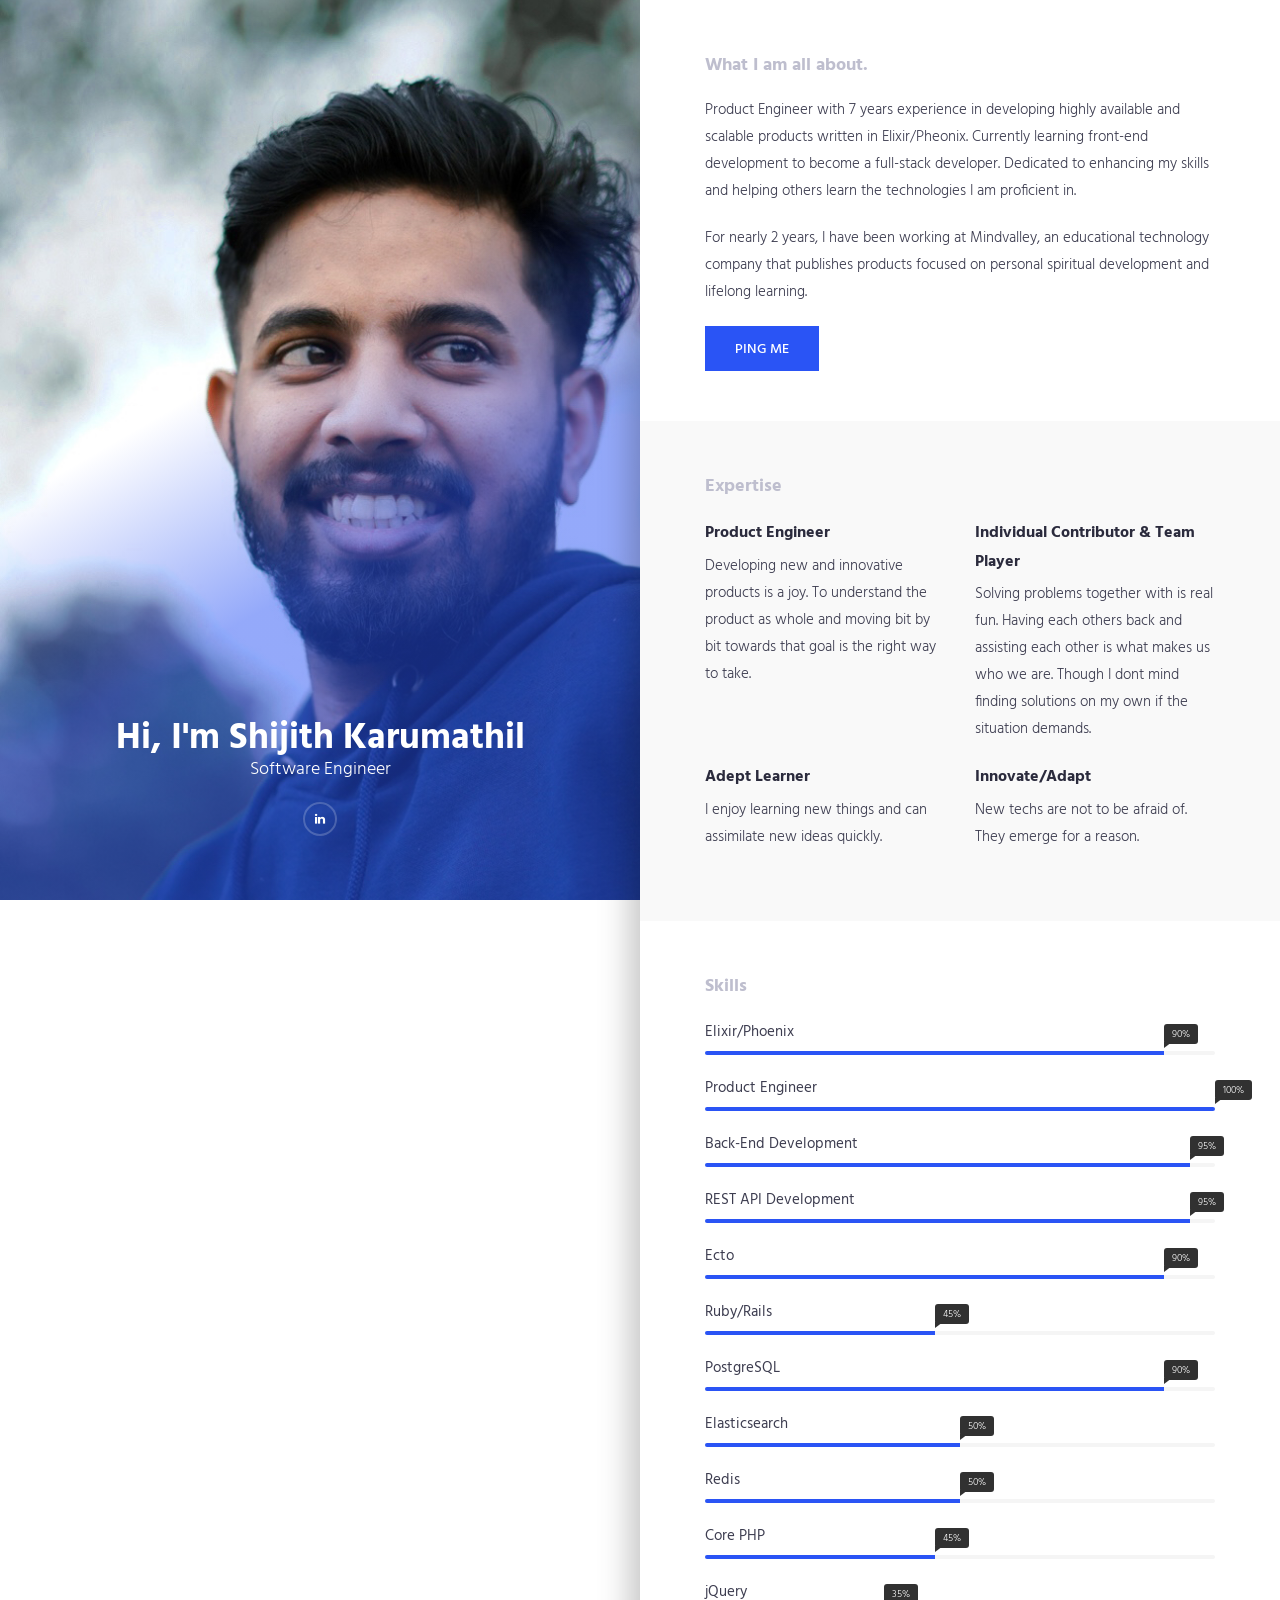
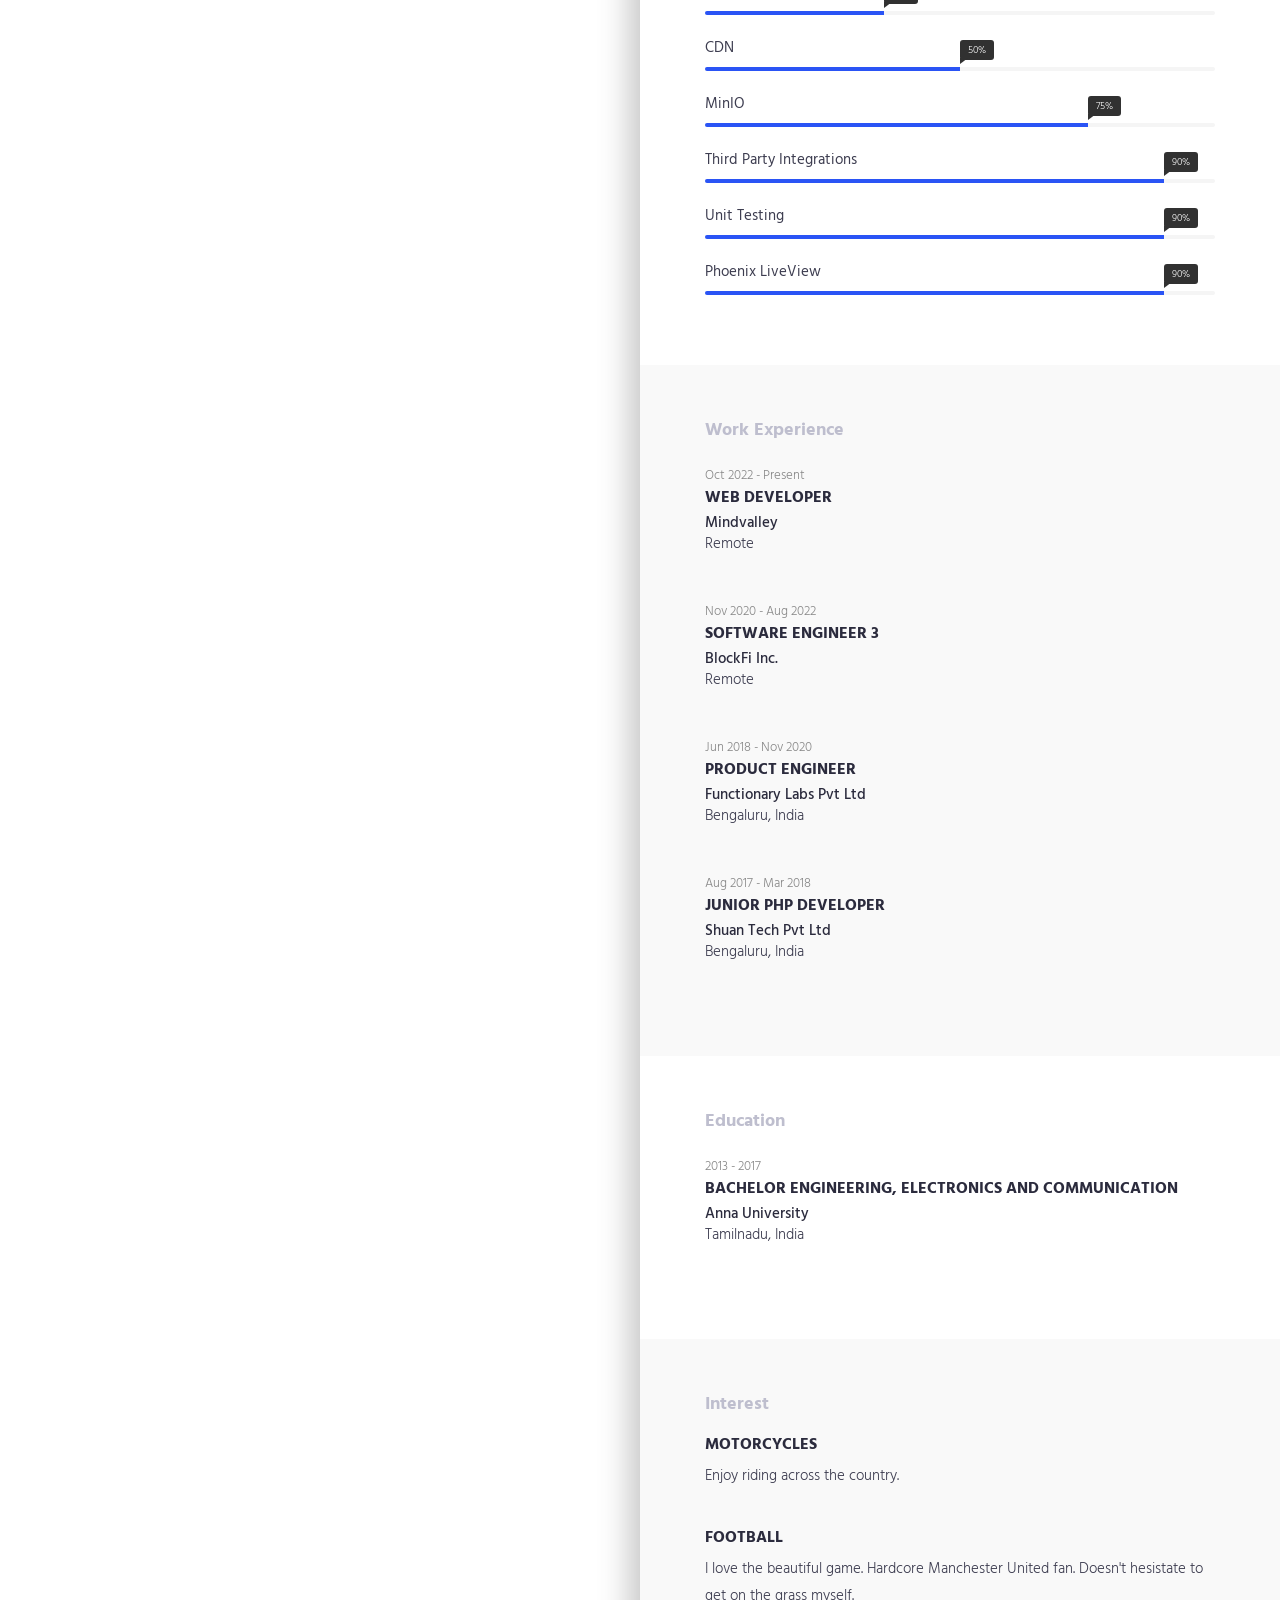
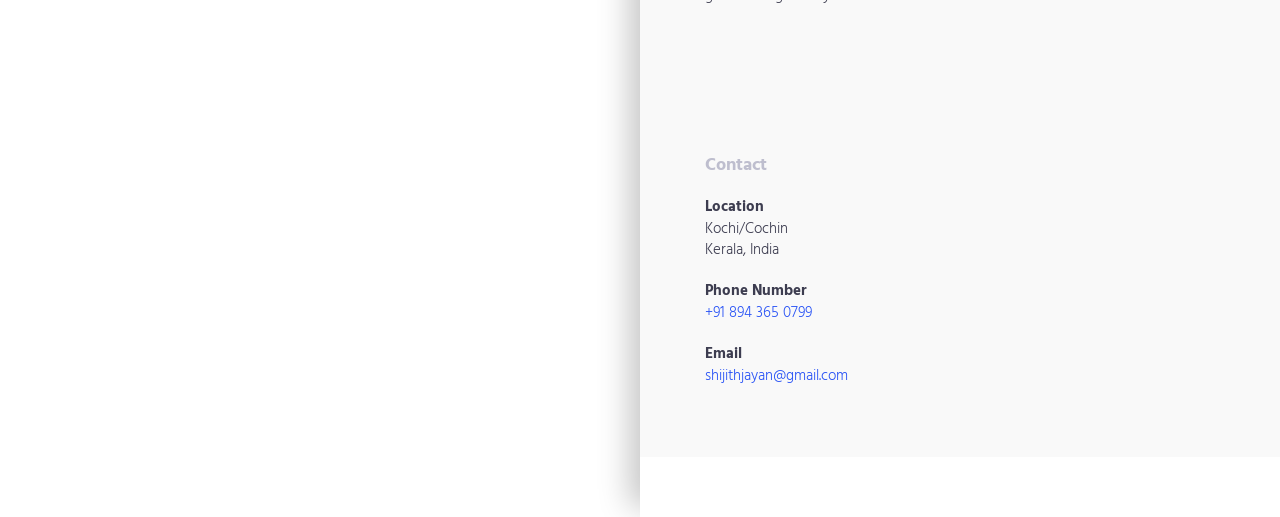
<file: index.html>
<!DOCTYPE html>
<html>

	<head>
		<meta charset="utf-8" />
		<meta http-equiv="X-UA-Compatible" content="IE=edge" />
		<meta name="viewport" content="width=device-width, initial-scale=1" />
		<!-- The above 3 meta tags *must* come first in the head; any other head content must come *after* these tags -->
		<title>I'm SK</title>

		<!-- favicon -->
		<link href="favicon.png" rel="icon" />

		<!-- web-fonts -->
		<link href="https://fonts.googleapis.com/css?family=Hind:300,400,500,600,700" rel="stylesheet" />

		<!-- font-awesome -->
		<link href="css/font-awesome.min.css" rel="stylesheet" />

		<!-- Bootstrap -->
		<link href="css/bootstrap.min.css" rel="stylesheet" />

		<!-- Style CSS -->
		<link href="css/style.css" rel="stylesheet" />

		<!-- HTML5 shim and Respond.js for IE8 support of HTML5 elements and media queries -->
		<!-- WARNING: Respond.js doesn't work if you view the page via file:// -->
		<!--[if lt IE 9]>
			<script src="https://oss.maxcdn.com/html5shiv/3.7.2/html5shiv.min.js"></script>
			<script src="https://oss.maxcdn.com/respond/1.4.2/respond.min.js"></script>
		<![endif]-->
	</head>

	<body id="page-top" data-spy="scroll" data-target=".navbar">
		<div id="main-wrapper">
			<!-- Page Preloader -->
			<div id="preloader">
				<div id="status">
					<div class="status-mes"></div>
				</div>
			</div>

			<div class="columns-block">
				<div class="left-col-block blocks">
					<header class="header">
						<div class="content text-center">
							<h1>Hi, I'm Shijith Karumathil</h1>

							<p class="lead">
								Software Engineer
							</p>
							<ul class="social-icon">
								<!-- <li>
								<a href="https://twitter.com/doitwithdk/"><i class="fa fa-twitter"
										aria-hidden="true"></i></a>
							</li> -->
								<li>
									<a href="https://www.linkedin.com/in/shijith-k/"><i class="fa fa-linkedin" aria-hidden="true"></i></a>
								</li>
							</ul>
						</div>
						<div class="profile-img"></div>
					</header>
					<!-- .header-->
				</div>

				<div class="right-col-block blocks">
					<section class="intro section-wrapper">
						<div class="container-fluid">
							<div class="row">
								<div class="col-md-12">
									<div class="section-title">
										<h2>What I am all about.</h2>
									</div>
								</div>
								<div class="col-md-12">
									<p>
										Product Engineer with 7 years experience in developing highly available and
										scalable products written in Elixir/Pheonix. Currently learning front-end development
										to become a full-stack developer. Dedicated to enhancing my skills and helping others
										learn the technologies I am proficient in.
									</p>

									<p>
										For nearly 2 years, I have been working at Mindvalley, an educational
										technology company that publishes products focused on personal spiritual
										development and lifelong learning.
									</p>
								</div>
							</div>
							<div>
								<a href="https://wa.me/918943650799?text=Hey%20SK,%20Let's%20talk%20about%20a%20job%20oppurtunity."><button
										type="button" class="btn btn-primary mx-auto">Ping Me</button></a>

							</div>

					</section>

					<section class="expertise-wrapper section-wrapper gray-bg">
						<div class="container-fluid">
							<div class="row">
								<div class="col-md-12">
									<div class="section-title">
										<h2>Expertise</h2>
									</div>
								</div>
							</div>
							<!-- .row -->

							<div class="row">
								<div class="col-md-6">
									<div class="expertise-item">
										<h3>Product Engineer</h3>

										<p>
											Developing new and innovative products is a joy.
											To understand the product as whole and moving bit by bit towards that goal
											is the right way to take.
										</p>
									</div>
								</div>
								<div class="col-md-6">
									<div class="expertise-item">
										<h3>Individual Contributor & Team Player</h3>

										<p>
											Solving problems together with is real fun. Having each others back
											and assisting each other is what makes us who we are. Though I dont
											mind finding solutions on my own if the situation demands.
										</p>
									</div>
								</div>

							</div>
							<!-- .row -->
							<div class="row">
								<div class="col-md-6">
									<div class="expertise-item">
										<h3>Adept Learner</h3>

										<p>
											I enjoy learning new things and can assimilate new ideas quickly.
										</p>
									</div>
								</div>

								<div class="col-md-6">
									<div class="expertise-item">
										<h3>Innovate/Adapt</h3>

										<p>
											New techs are not to be afraid of. They emerge for a reason.
										</p>
									</div>
								</div>
							</div>
							<!-- .row -->
						</div>
						<!--.container-fluid-->
					</section>
					<!-- .expertise-wrapper -->

					<section class="section-wrapper skills-wrapper">
						<div class="container-fluid">
							<div class="row">
								<div class="col-md-12">
									<div class="section-title">
										<h2>Skills</h2>
									</div>
								</div>
							</div>
							<!--.row-->
							<div class="row">
								<div class="col-md-12">
									<div class="progress-wrapper">
										<div class="progress-item">
											<span class="progress-title">Elixir/Phoenix</span>

											<div class="progress">
												<div class="progress-bar" role="progressbar" aria-valuenow="90" aria-valuemin="0"
													aria-valuemax="100" style="width: 90%;">
													<span class="progress-percent"> 90%</span>
												</div>
											</div>
											<!-- .progress -->
										</div>
										<!-- .skill-progress -->

										<div class="progress-item">
											<span class="progress-title">Product Engineer</span>

											<div class="progress">
												<div class="progress-bar" role="progressbar" aria-valuenow="100" aria-valuemin="0"
													aria-valuemax="100" style="width: 100%;">
													<span class="progress-percent"> 100%</span>
												</div>
											</div>
											<!-- /.progress -->
										</div>
										<!-- /.skill-progress -->

										<div class="progress-item">
											<span class="progress-title">Back-End Development</span>

											<div class="progress">
												<div class="progress-bar" role="progressbar" aria-valuenow="95" aria-valuemin="0"
													aria-valuemax="100" style="width: 95%;">
													<span class="progress-percent"> 95%</span>
												</div>
											</div>
											<!-- /.progress -->
										</div>
										<!-- /.skill-progress -->

										<div class="progress-item">
											<span class="progress-title">REST API Development</span>

											<div class="progress">
												<div class="progress-bar" role="progressbar" aria-valuenow="95" aria-valuemin="0"
													aria-valuemax="100" style="width: 95%;">
													<span class="progress-percent"> 95%</span>
												</div>
											</div>
											<!-- /.progress -->
										</div>
										<!-- /.skill-progress -->

										<div class="progress-item">
											<span class="progress-title">Ecto</span>

											<div class="progress">
												<div class="progress-bar" role="progressbar" aria-valuenow="90" aria-valuemin="0"
													aria-valuemax="100" style="width: 90%;">
													<span class="progress-percent"> 90%</span>
												</div>
											</div>
											<!-- /.progress -->
										</div>
										<!-- /.skill-progress -->
										<div class="progress-item">
											<span class="progress-title">Ruby/Rails</span>

											<div class="progress">
												<div class="progress-bar" role="progressbar" aria-valuenow="45" aria-valuemin="0"
													aria-valuemax="100" style="width: 45%;">
													<span class="progress-percent"> 45%</span>
												</div>
											</div>
											<!-- .progress -->
										</div>
										<!-- .skill-progress -->
										<div class="progress-item">
											<span class="progress-title">PostgreSQL</span>

											<div class="progress">
												<div class="progress-bar" role="progressbar" aria-valuenow="90" aria-valuemin="0"
													aria-valuemax="100" style="width: 90%;">
													<span class="progress-percent"> 90%</span>
												</div>
											</div>
											<!-- .progress -->
										</div>
										<!-- .skill-progress -->
										<div class="progress-item">
											<span class="progress-title">Elasticsearch</span>

											<div class="progress">
												<div class="progress-bar" role="progressbar" aria-valuenow="50" aria-valuemin="0"
													aria-valuemax="100" style="width: 50%;">
													<span class="progress-percent"> 50%</span>
												</div>
											</div>
											<!-- .progress -->
										</div>
										<!-- .skill-progress -->
										<div class="progress-item">
											<span class="progress-title">Redis</span>

											<div class="progress">
												<div class="progress-bar" role="progressbar" aria-valuenow="50" aria-valuemin="0"
													aria-valuemax="100" style="width: 50%;">
													<span class="progress-percent"> 50%</span>
												</div>
											</div>
											<!-- .progress -->
										</div>
										<!-- .skill-progress -->
										<div class="progress-item">
											<span class="progress-title">Core PHP</span>

											<div class="progress">
												<div class="progress-bar" role="progressbar" aria-valuenow="45" aria-valuemin="0"
													aria-valuemax="100" style="width: 45%;">
													<span class="progress-percent"> 45%</span>
												</div>
											</div>
											<!-- .progress -->
										</div>
										<div class="progress-item">
											<span class="progress-title">jQuery</span>

											<div class="progress">
												<div class="progress-bar" role="progressbar" aria-valuenow="35" aria-valuemin="0"
													aria-valuemax="100" style="width: 35%;">
													<span class="progress-percent"> 35%</span>
												</div>
											</div>
											<!-- .progress -->
										</div>
										<div class="progress-item">
											<span class="progress-title">CDN</span>

											<div class="progress">
												<div class="progress-bar" role="progressbar" aria-valuenow="35" aria-valuemin="0"
													aria-valuemax="100" style="width: 50%;">
													<span class="progress-percent"> 50%</span>
												</div>
											</div>
											<!-- .progress -->
										</div>
										<div class="progress-item">
											<span class="progress-title">MinIO</span>

											<div class="progress">
												<div class="progress-bar" role="progressbar" aria-valuenow="35" aria-valuemin="0"
													aria-valuemax="100" style="width: 75%;">
													<span class="progress-percent"> 75%</span>
												</div>
											</div>
											<!-- .progress -->
										</div>
										<div class="progress-item">
											<span class="progress-title">Third Party Integrations</span>

											<div class="progress">
												<div class="progress-bar" role="progressbar" aria-valuenow="35" aria-valuemin="0"
													aria-valuemax="100" style="width: 90%;">
													<span class="progress-percent"> 90%</span>
												</div>
											</div>
											<!-- .progress -->
										</div>
										<div class="progress-item">
											<span class="progress-title">Unit Testing</span>

											<div class="progress">
												<div class="progress-bar" role="progressbar" aria-valuenow="35" aria-valuemin="0"
													aria-valuemax="100" style="width: 90%;">
													<span class="progress-percent"> 90%</span>
												</div>
											</div>
											<!-- .progress -->
										</div>
										<div class="progress-item">
											<span class="progress-title">Phoenix LiveView</span>

											<div class="progress">
												<div class="progress-bar" role="progressbar" aria-valuenow="35" aria-valuemin="0"
													aria-valuemax="100" style="width: 90%;">
													<span class="progress-percent"> 90%</span>
												</div>
											</div>
											<!-- .progress -->
										</div>
									</div>
									<!-- /.progress-wrapper -->
								</div>
							</div>
							<!--.row -->
						</div>
						<!-- .container-fluid -->
					</section>
					<!-- .skills-wrapper -->

					<section class="section-wrapper section-experience gray-bg">
						<div class="container-fluid">
							<div class="row">
								<div class="col-md-12">
									<div class="section-title">
										<h2>Work Experience</h2>
									</div>
								</div>
							</div>
							<!--.row-->
							<div class="row">
								<div class="col-md-12">
									<div class="content-item">
										<small>Oct 2022 - Present</small>
										<h3>Web Developer</h3>
										<h4>Mindvalley</h4>

										<p>Remote</p>
									</div>
								</div>
								<div class="col-md-12">
									<div class="content-item">
										<small>Nov 2020 - Aug 2022</small>
										<h3>Software Engineer 3</h3>
										<h4>BlockFi Inc.</h4>

										<p>Remote</p>
									</div>
								</div>
								<div class="col-md-12">
									<div class="content-item">
										<small>Jun 2018 - Nov 2020</small>
										<h3>Product Engineer</h3>
										<h4>Functionary Labs Pvt Ltd</h4>

										<p>Bengaluru, India</p>
									</div>
								</div>
								<div class="col-md-12">
									<div class="content-item">
										<small>Aug 2017 - Mar 2018</small>
										<h3>Junior PHP Developer</h3>
										<h4>Shuan Tech Pvt Ltd</h4>

										<p>Bengaluru, India</p>
									</div>
								</div>
							</div>
							<!--.row-->
						</div>
						<!-- .container-fluid -->
					</section>
					<!-- .section-experience -->

					<section class="section-wrapper section-education">
						<div class="container-fluid">
							<div class="row">
								<div class="col-md-12">
									<div class="section-title">
										<h2>Education</h2>
									</div>
								</div>
							</div>
							<!--.row-->
							<div class="row">
								<div class="col-md-12">
									<div class="content-item">
										<small>2013 - 2017</small>
										<h3>
											Bachelor Engineering, Electronics and Communication
										</h3>
										<h4>Anna University</h4>

										<p>Tamilnadu, India</p>
									</div>
									<!-- .experience-item -->
								</div>
							</div>
							<!--.row-->
						</div>
						<!-- .container-fluid -->
					</section>
					<!-- .section-education -->

					<section class="section-wrapper section-interest gray-bg">
						<div class="container-fluid">
							<div class="row">
								<div class="col-md-12">
									<div class="section-title">
										<h2>Interest</h2>
									</div>
								</div>
							</div>
							<!-- .row -->

							<div class="row">
								<div class="col-md-12">
									<div class="content-item">
										<h3>Motorcycles</h3>
										<p>
											Enjoy riding across the country.
										</p>
									</div>
									<div class="content-item">
										<h3>Football</h3>

										<p>
											I love the beautiful game. Hardcore Manchester United fan. Doesn't hesistate
											to get on the grass myself.
										</p>
									</div>
								</div>
							</div>
							<!-- .row -->
						</div>
					</section>
					<!-- .section-publications -->

					<!-- <section class="section-wrapper portfolio-section">

				</section> -->
					<!-- .portfolio -->

					<section class="section-contact section-wrapper gray-bg">
						<div class="container-fluid">
							<div class="row">
								<div class="col-md-12">
									<div class="section-title">
										<h2>Contact</h2>
									</div>
								</div>
							</div>
							<!--.row-->
							<div class="row">
								<div class="col-md-12">
									<address>
										<strong>Location</strong><br />
										Kochi/Cochin<br />
										Kerala, India
									</address>
									<address>
										<strong>Phone Number</strong><br />
										<a href="tel:+919496361798">+91 894 365 0799</a>
									</address>
									<address>
										<strong>Email</strong><br />
										<a href="mailto:shijithjayan@gmail.com">shijithjayan@gmail.com</a>
									</address>
								</div>
							</div>
							<!--.container-fluid-->
					</section>
					<!--.section-contact-->

					<footer class="footer">
						<!-- .copyright-section -->
					</footer>
					<!-- .footer -->
				</div>
				<!-- .right-col-block -->
			</div>
			<!-- .columns-block -->
		</div>
		<!-- #main-wrapper -->

		<!-- jquery -->
		<script src="js/jquery-2.1.4.min.js"></script>

		<!-- Bootstrap -->
		<script src="js/bootstrap.min.js"></script>
		<script src="js/scripts.js"></script>
	</body>

</html>
</file>
<file: css/style.css>
/*
Template Name: Online CV
Description: HTML5 / CSS3 One Page
Version: 1.0
Author: themehippo.com
*/

/*------------------------------------------------------------------
# [Color codes]

# Body  (text): #3a4750
# Heading Color #444444
# Theme Color (link color) #82b541
# Mid grey (sub header) #f4f4f4
# Background Color #ffffff
# -------------------------------------------------------------------*/

body {
    font-family : 'Hind', sans-serif;
    font-size   : 15px;
    line-height : 1.8em;
    color       : #3d3d50;
    font-weight : 300;
    background  : #ffffff;
    }

/* --------------------------------------
 * Global Typography
 *------------------------------------------*/

h1, h2, h3, h4, h5, h6 {
    margin : 0 0 15px;
    color  : #2b2b3d;
    }

h1 {
    font-size   : 26px;
    line-height : 1.8em;
    font-weight : 700;
    }

h2 {
    font-size   : 18px;
    line-height : 1.8em;
    font-weight : 700;
    }

h3 {
    font-size   : 16px;
    line-height : 1.8em;
    font-weight : 500;
    }

h4 {
    font-size   : 15px;
    line-height : 1.8em;
    font-weight : 500;
    }

h5 {
    font-size   : 15px;
    line-height : 1.5em;
    font-weight : 500;
    }

h6 {
    font-size   : 15px;
    line-height : 1.5em;
    }

/* --------------------------------------
 * LINK STYLE
 *------------------------------------------*/
a {
    color              : #2a54f5;
    text-decoration    : none;
    -webkit-transition : all 0.3s ease 0s;
    -moz-transition    : all 0.3s ease 0s;
    -o-transition      : all 0.3s ease 0s;
    transition         : all 0.3s ease 0s;
    }

a,
a:active,
a:focus,
a:active {
    text-decoration : none;
    outline         : none
    }

a:hover,
a:focus {
    text-decoration : none;
    color           : #2a54f5;
    }

p {
    margin-bottom : 20px;
    }

ul {
    margin     : 0;
    padding    : 0;
    list-style : none;
    }

/*------------------
 * Button Style
 *------------------*/
.btn {
    padding        : 14px 30px 11px;
    margin-bottom  : 0;
    font-size      : 14px;
    font-weight    : 500;
    border-radius  : 0;
    border         : 0;
    text-transform : uppercase;
    }

.btn-lg {
    font-weight : 700;
    font-size   : 24px;
    padding     : 15px 30px;
    }

/*btn-primary*/
.btn-primary {
    background-color : #2a54f5;
    }

.btn-primary:hover,
.btn-primary:focus,
.btn-primary:active:focus {
    background : #1e3eb5;
    }

/*btn-default*/
.btn-default {
    color            : #2a54f5;
    background-color : transparent;
    border           : 2px solid #2a54f5;
    }

.btn-default:hover,
.btn-default:focus,
.btn-default:active:focus {
    background   : #2a54f5;
    color        : #ffffff;
    border-color : #2a54f5;
    }

button:focus,
.btn:focus,
.btn:active:focus {
    outline : none;
    }

/* --------------------
 * Column Block
 * -------------------*/

.columns-block {
    flex-wrap         : wrap;
    display           : -webkit-box;
    display           : -moz-box;
    display           : -ms-flexbox;
    display           : -webkit-flex;
    display           : flex;
    -webkit-flex-flow : row wrap;
    justify-content   : space-around;
    }

.blocks {
    box-sizing : border-box;
    }

.left-col-block {
    width      : 50%;
    text-align : center;
    overflow   : hidden;
    position   : fixed;
    left       : 0;
    }

.right-col-block {
    width      : 50%;
    position   : absolute;
    right      : 0;
    box-shadow : -10px -10px 30px rgba(0, 0, 0, 0.23);
    }

@media (max-width : 600px) {
    .left-col-block {
        width    : 100%;
        position : relative;
        }

    .right-col-block {
        width      : 100%;
        position   : relative;
        box-shadow : none;
        }
    }

/* --------------------
 * Section Background
 * -------------------*/

.gray-bg {
    background-color : #f9f9f9;
    }

/* --------------------
 *  main Wrapper
 * -------------------*/
#main-wrapper {
    background : #ffffff;
    overflow   : hidden;
    }

/*-------------------
 * Section Wrapper
 *-------------------*/
.section-wrapper {
    padding : 50px;
    }

@media (max-width : 480px) {
    .section-wrapper {
        padding : 30px 20px;
        }
    }

/*---------------------------
* Section Title
*---------------------------*/
.section-title {
    margin-bottom : 15px;
    }

.section-title h2 {
    margin-bottom : 5px;
    color         : #bebece;
    }

/*-----------------------------
 * NAVIGATION & HEADER STYLE
 *-------------------------------*/

.header {
    padding        : 0;
    margin         : 0;
    height         : 100vh;
    vertical-align : middle;
    position       : relative;
    }

.header .profile-img {
    position            : absolute;
    top                 : 0;
    left                : 0;
    z-index             : -1;
    width               : 100%;
    height              : 100%;
    background-image    : url(../img/img-profile.JPG);
    background-size     : cover;
    background-position : center;
    }

.header .profile-img:before {
    content    : "";
    position   : absolute;
    left       : 0;
    top        : 0;
    right      : 0;
    bottom     : 0;
    background : linear-gradient(
            -30deg,
            rgba(42, 84, 245, 0.5) 0%,
            rgba(42, 84, 245, 0.5) 40%,
            transparent 60%,
            transparent 100%
    );

    }

.header .content {
    position : absolute;
    bottom   : 0;
    left     : 0;
    right    : 0;
    width    : 100%;
    margin   : 0 auto;
    padding  : 10%;
    }

.header .content h1 {
    font-size   : 36px;
    color       : #ffffff;
    line-height : 1;
    margin      : 0;
    }

.header .content p {
    font-size : 18px;
    color     : #ffffff;
    }

.header .btn {
    margin-top : 40px;
    }

.header .content .social-icon {
    margin  : 0;
    padding : 0;
    display : block;
    }

.header .content .social-icon li {
    display : inline-block;
    margin  : 0 2px;
    }

.header .content .social-icon li a {
    display       : block;
    font-size     : 12px;
    color         : #ffffff;
    width         : 34px;
    height        : 34px;
    line-height   : 33px;
    text-align    : center;
    border-radius : 100%;
    border        : 2px solid rgba(255, 255, 255, .2);
    }

.header .content .social-icon li a:hover {
    border-color : #ffffff;
    }

@media (max-width : 600px) {
    .header .profile-img {
        z-index : 1;
        }

    .header .content {
        z-index : 2;
        }
    }

/*-------------------
 * Intro
 *-------------------*/

.intro {
    }

/*-------------------
 * Expertise
 *-------------------*/
.expertise-item {
    margin-bottom : 20px;
    }

.expertise-item h3 {
    margin-bottom : 5px;
    font-weight   : 700;
    }

/*-------------------
 * Skills Progressbar
 *-------------------*/

.progress-item {
    position : relative;
    }

.progress-item .progress-title {
    font-size     : 15px;
    font-weight   : 400;
    display       : inline-block;
    margin-bottom : 5px;
    }

.progress-item .progress {
    height        : 4px;
    box-shadow    : none;
    border-radius : 5px;
    }

.progress-item .progress-bar {
    background-color : #2a54f5;
    box-shadow       : none;
    text-align       : right;
    }

.progress-item .progress-percent {
    font-size        : 10px;
    background-color : #313131;
    position         : absolute;
    top              : 5px;
    padding          : 0 8px;
    border-radius    : 3px;
    }

.progress-item .progress-percent::before {
    content      : "";
    position     : absolute;
    left         : 0;
    bottom       : -4px;
    border-top   : 6px solid #313131;
    border-right : 8px solid transparent;
    }

/*-------------------
 * Portfolio
 *-------------------*/

.portfolio-item {
    position      : relative;
    display       : block;
    margin-bottom : 30px;
    }

.portfolio-item .portfolio-thumb img {
    height    : auto;
    display   : block;
    max-width : 100%;
    }

.portfolio-item .portfolio-info {
    position   : absolute;
    bottom     : 0;
    padding    : 30px 15px 5px;
    width      : 100%;
    background : -webkit-linear-gradient(
            top,
            transparent 0%,
            rgba(0, 0, 0, 0.5) 100%
    );
    }

.portfolio-item .portfolio-info h3 {
    margin      : 0;
    line-height : 1;
    color       : rgb(0, 0, 0);
    }

.portfolio-info a {
    color : #000000;
    }

.portfolio-item:hover .portfolio-info {
    background : -webkit-linear-gradient(
            top,
            transparent 0%,
            rgba(42, 84, 245, 0.5) 100%
    );
    }

/*-------------------
 * Content Item
 *-------------------*/

.content-item {
    margin-bottom : 40px;
    }

.content-item h3 {
    margin         : 0 0 10px;
    line-height    : 1;
    font-weight    : bold;
    text-transform : uppercase;
    }

.content-item h4 {
    margin      : 0;
    line-height : 1;
    }

.content-item small {
    color : #888888;
    }

/*-------------------
 * Contact
 *-------------------*/

.feedback-form {
    margin-top : 50px;
    }

/*-------------------
 * Form Style
 *-------------------*/
.form-control {
    height        : 50px;
    padding       : 0 20px;
    font-size     : 13px;
    line-height   : 50px;
    color         : #969595;
    border        : 1px solid #cccccc;
    border-radius : 0;
    box-shadow    : none;
    box-sizing    : border-box;
    }

.form-control:focus,
.form-control:active {
    box-shadow : none;
    }

/* --------------------------------------------
 *   Footer
 *---------------------------------------------- */

/* Copyright */

.footer {
    padding : 30px 50px;
    }

.footer .copyright-section {
    font-size : 13px;
    color     : #888888;

    }

.footer .copyright-section .copytext {
    font-weight : 400;
    display     : block;
    }

@media (max-width : 480px) {
    .footer {
        padding : 10px 20px;
        }
    }

/* ====================
 * Preloader
 * ====================*/
#preloader {
    background : #2a54f5;
    bottom     : 0;
    left       : 0;
    position   : fixed;
    right      : 0;
    top        : 0;
    z-index    : 9999;
    }

#status,
.status-mes {
    background-image    : url(../img/puff.svg);
    background-position : center;
    background-repeat   : no-repeat;
    height              : 200px;
    left                : 50%;
    margin              : -100px 0 0 -100px;
    position            : absolute;
    top                 : 50%;
    width               : 200px;
    }

.status-mes {
    background : none;
    left       : 0;
    margin     : 0;
    text-align : center;
    top        : 65%;
    }
</file>
